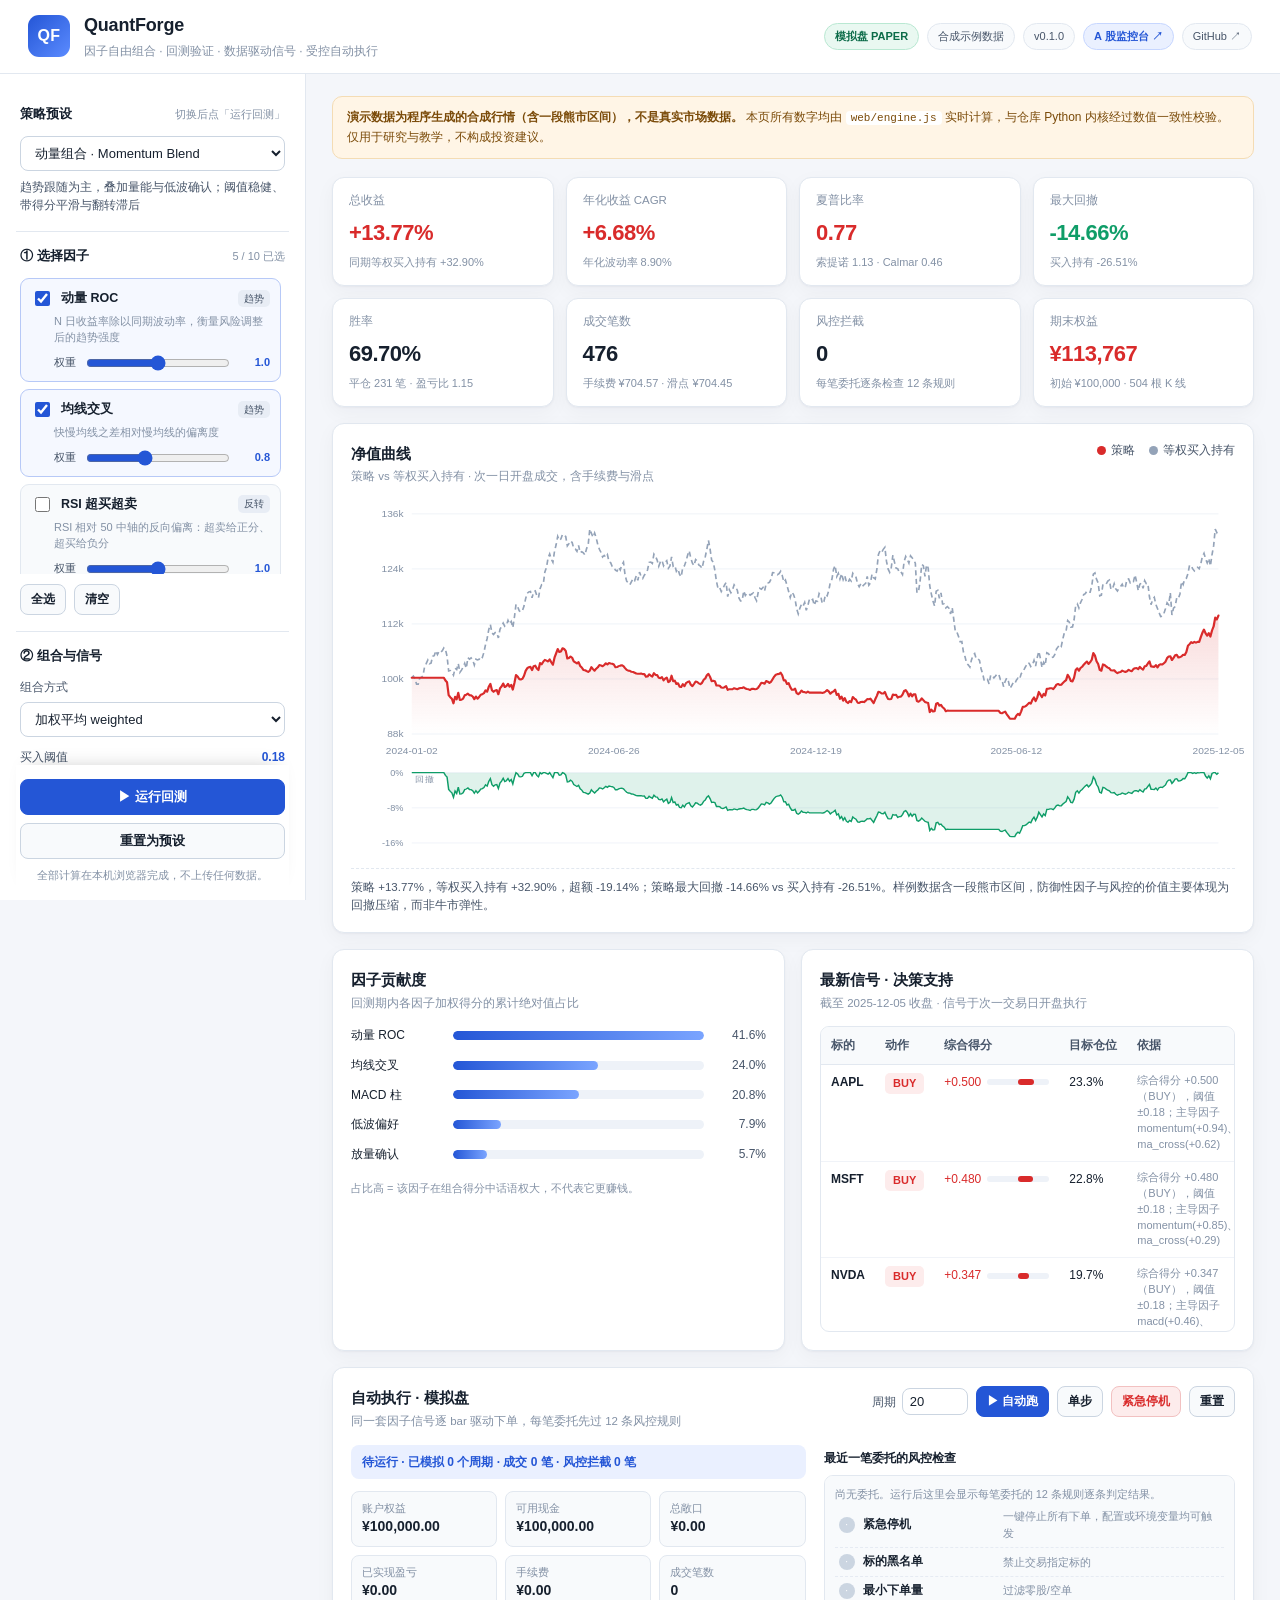
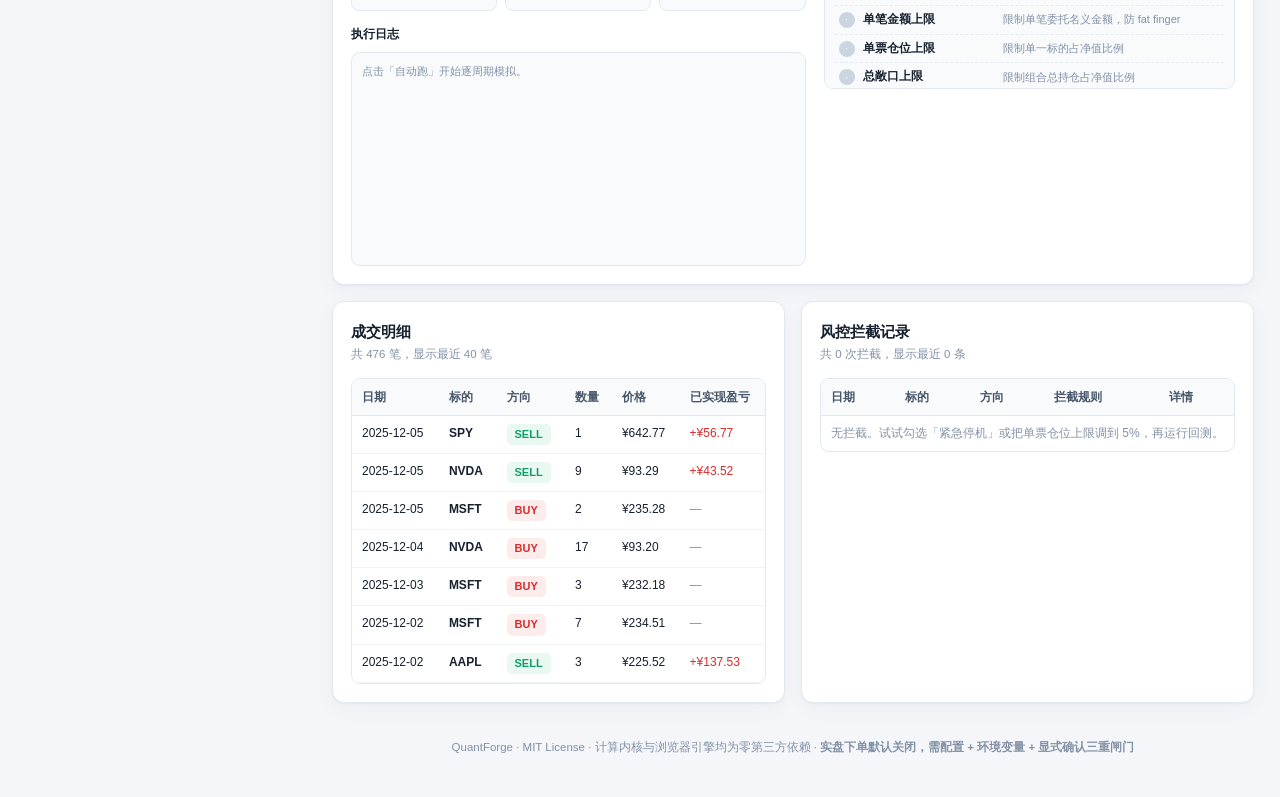
<file: web/index.html>
<!DOCTYPE html>
<html lang="zh-CN">
<head>
  <meta charset="UTF-8" />
  <meta name="viewport" content="width=device-width, initial-scale=1.0" />
  <title>QuantForge · 因子驱动量化决策台</title>
  <meta name="description" content="自由组合量化因子、回测、数据驱动信号与受风控约束的自动执行演示" />
  <link rel="stylesheet" href="styles.css" />
</head>
<body>
<div class="app">
  <header class="topbar">
    <div class="brand">
      <div class="logo">QF</div>
      <div>
        <h1>QuantForge</h1>
        <p>因子自由组合 · 回测验证 · 数据驱动信号 · 受控自动执行</p>
      </div>
    </div>
    <div class="badges">
      <span class="badge badge-mode">模拟盘 PAPER</span>
      <span class="badge">合成示例数据</span>
      <span class="badge">v0.1.0</span>
      <a class="badge badge-link badge-nav" data-keep-query href="ashare.html">A 股监控台 ↗</a>
      <a class="badge badge-link" href="https://github.com/qdhxman/quantforge" target="_blank" rel="noopener">GitHub ↗</a>
    </div>
  </header>

  <div class="layout">
    <aside class="sidebar" id="sidebar">
      <div class="panel">
        <div class="panel-title">策略预设 <span class="hint">切换后点「运行回测」</span></div>
        <select id="presetSelect" class="select">
          <option value="momentum">动量组合 · Momentum Blend</option>
          <option value="mean_reversion">均值回归 · Mean Reversion</option>
          <option value="breakout">激进突破 · Aggressive Breakout</option>
        </select>
        <p class="preset-desc" id="presetDesc"></p>
      </div>

      <div class="panel">
        <div class="panel-title">① 选择因子 <span class="hint" id="factorCount"></span></div>
        <div id="factorList" class="factor-list"></div>
        <div class="row gap">
          <button class="btn btn-ghost btn-sm" id="allFactors">全选</button>
          <button class="btn btn-ghost btn-sm" id="clearFactors">清空</button>
        </div>
      </div>

      <div class="panel">
        <div class="panel-title">② 组合与信号</div>
        <label class="field"><span>组合方式</span>
          <select id="combineMethod" class="select">
            <option value="weighted">加权平均 weighted</option>
            <option value="majority">多数投票 majority</option>
            <option value="min">最保守 min</option>
            <option value="max">最激进 max</option>
          </select>
        </label>
        <label class="field"><span>买入阈值 <b id="buyThresholdVal"></b></span>
          <input type="range" id="buyThreshold" min="0.02" max="0.60" step="0.01" /></label>
        <label class="field"><span>卖出阈值 <b id="sellThresholdVal"></b></span>
          <input type="range" id="sellThreshold" min="-0.60" max="-0.02" step="0.01" /></label>
        <label class="field"><span>得分平滑 EMA <b id="smoothingVal"></b></span>
          <input type="range" id="smoothing" min="0" max="0.9" step="0.05" /></label>
        <label class="field"><span>最短持仓 bar <b id="minHoldingVal"></b></span>
          <input type="range" id="minHolding" min="0" max="10" step="1" /></label>
      </div>

      <div class="panel">
        <div class="panel-title">③ 回测成本</div>
        <label class="field"><span>初始资金 ¥</span><input type="number" id="initialCash" step="10000" min="1000" class="input" /></label>
        <label class="field"><span>手续费 bps <b id="commissionBpsVal"></b></span>
          <input type="range" id="commissionBps" min="0" max="30" step="1" /></label>
        <label class="field"><span>滑点 bps <b id="slippageBpsVal"></b></span>
          <input type="range" id="slippageBps" min="0" max="30" step="1" /></label>
      </div>

      <div class="panel">
        <div class="panel-title">④ 风控硬闸 <span class="hint">下单前逐条检查</span></div>
        <label class="toggle"><input type="checkbox" id="killSwitch" /><span>紧急停机 KILL SWITCH</span></label>
        <div class="field"><span>标的黑名单</span><div id="blacklistBoxes" class="checkbox-row"></div></div>
        <label class="field"><span>单票仓位上限 <b id="maxPositionPctVal"></b></span>
          <input type="range" id="maxPositionPct" min="0.05" max="0.60" step="0.01" /></label>
        <label class="field"><span>单笔金额上限 ¥</span><input type="number" id="maxOrderNotional" step="1000" min="1000" class="input" /></label>
        <label class="field"><span>日内亏损熔断 <b id="maxDailyLossPctVal"></b></span>
          <input type="range" id="maxDailyLossPct" min="0.01" max="0.20" step="0.01" /></label>
        <label class="field"><span>回撤熔断 <b id="maxDrawdownPctVal"></b></span>
          <input type="range" id="maxDrawdownPct" min="0.05" max="0.50" step="0.01" /></label>
        <label class="field"><span>交易冷却 bar <b id="cooldownBarsVal"></b></span>
          <input type="range" id="cooldownBars" min="0" max="10" step="1" /></label>
      </div>

      <div class="panel sticky-actions">
        <button class="btn btn-primary" id="runBtn">▶ 运行回测</button>
        <button class="btn btn-ghost" id="resetBtn">重置为预设</button>
        <p class="tiny muted">全部计算在本机浏览器完成，不上传任何数据。</p>
      </div>
    </aside>

    <main class="main">
      <div class="notice">
        <strong>演示数据为程序生成的合成行情（含一段熊市区间），不是真实市场数据。</strong>
        本页所有数字均由 <code>web/engine.js</code> 实时计算，与仓库 Python 内核经过数值一致性校验。
        仅用于研究与教学，不构成投资建议。
      </div>

      <section class="kpi-grid" id="kpiGrid"></section>

      <section class="card">
        <div class="card-head">
          <div><h2>净值曲线</h2><p class="sub">策略 vs 等权买入持有 · 次一日开盘成交，含手续费与滑点</p></div>
          <div class="legend">
            <span><i class="dot dot-strategy"></i>策略</span>
            <span><i class="dot dot-bench"></i>等权买入持有</span>
          </div>
        </div>
        <div class="chart-wrap" id="equityWrap">
          <svg id="equityChart" viewBox="0 0 960 300" preserveAspectRatio="none" role="img" aria-label="净值曲线"></svg>
          <div class="chart-tooltip" id="chartTooltip"></div>
        </div>
        <div class="chart-wrap chart-wrap-sm">
          <svg id="drawdownChart" viewBox="0 0 960 110" preserveAspectRatio="none" role="img" aria-label="回撤曲线"></svg>
        </div>
        <p class="card-foot" id="tradeoffNote"></p>
      </section>

      <div class="two-col">
        <section class="card">
          <div class="card-head"><div><h2>因子贡献度</h2><p class="sub">回测期内各因子加权得分的累计绝对值占比</p></div></div>
          <div id="factorImpact" class="impact-list"></div>
        </section>

        <section class="card">
          <div class="card-head"><div><h2>最新信号 · 决策支持</h2><p class="sub" id="signalAsOf"></p></div></div>
          <div class="table-scroll"><table class="table">
            <thead><tr><th>标的</th><th>动作</th><th>综合得分</th><th>目标仓位</th><th>依据</th></tr></thead>
            <tbody id="signalTableBody"></tbody>
          </table></div>
        </section>
      </div>

      <section class="card">
        <div class="card-head">
          <div><h2>自动执行 · 模拟盘</h2><p class="sub">同一套因子信号逐 bar 驱动下单，每笔委托先过 12 条风控规则</p></div>
          <div class="row gap">
            <label class="inline-label">周期 <input type="number" id="paperSteps" value="20" min="1" max="200" class="input input-sm" /></label>
            <button class="btn btn-primary btn-sm" id="paperStartBtn">▶ 自动跑</button>
            <button class="btn btn-ghost btn-sm" id="paperStepBtn">单步</button>
            <button class="btn btn-danger btn-sm" id="paperHaltBtn">紧急停机</button>
            <button class="btn btn-ghost btn-sm" id="paperResetBtn">重置</button>
          </div>
        </div>
        <div class="paper-grid">
          <div>
            <div id="paperStatus" class="paper-status">待运行</div>
            <div id="paperAccount" class="account-grid"></div>
            <h3 class="mini-title">执行日志</h3>
            <div id="paperLog" class="log-box"><p class="muted tiny">点击「自动跑」开始逐周期模拟。</p></div>
          </div>
          <div>
            <h3 class="mini-title">最近一笔委托的风控检查</h3>
            <div id="lastChecks" class="checks-box"><p class="muted tiny">尚无委托。</p></div>
          </div>
        </div>
      </section>

      <div class="two-col">
        <section class="card">
          <div class="card-head"><div><h2>成交明细</h2><p class="sub" id="tradesCount"></p></div></div>
          <div class="table-scroll"><table class="table">
            <thead><tr><th>日期</th><th>标的</th><th>方向</th><th>数量</th><th>价格</th><th>已实现盈亏</th></tr></thead>
            <tbody id="tradesBody"></tbody>
          </table></div>
        </section>

        <section class="card">
          <div class="card-head"><div><h2>风控拦截记录</h2><p class="sub" id="blocksCount"></p></div></div>
          <div class="table-scroll"><table class="table">
            <thead><tr><th>日期</th><th>标的</th><th>方向</th><th>拦截规则</th><th>详情</th></tr></thead>
            <tbody id="blocksBody"></tbody>
          </table></div>
        </section>
      </div>

      <footer class="footer">
        QuantForge · MIT License · 计算内核与浏览器引擎均为零第三方依赖 ·
        <strong>实盘下单默认关闭，需配置 + 环境变量 + 显式确认三重闸门</strong>
      </footer>
    </main>
  </div>
</div>
<div id="toast" class="toast"></div>

<script src="data.js"></script>
<script src="presets.js"></script>
<script src="engine.js"></script>
<script src="app.js"></script>
<script>
/* Inherit the deploy share token so the A-share page stays reachable online. */
(function () {
  var q = window.location.search;
  if (!q) return;
  var links = document.querySelectorAll("a[data-keep-query]");
  for (var i = 0; i < links.length; i++) {
    var a = links[i], h = a.getAttribute("href") || "";
    if (h.indexOf("?") === -1 && h.indexOf("#") === -1) a.setAttribute("href", h + q);
  }
})();
</script>
</body>
</html>
</file>
<file: web/styles.css>
:root {
  --bg: #f4f6fa;
  --surface: #ffffff;
  --surface-2: #f8fafc;
  --border: #e2e8f0;
  --border-strong: #cbd5e1;
  --text: #16202e;
  --text-2: #475569;
  --muted: #8391a5;
  --primary: #2456d6;
  --primary-soft: #eaf0ff;
  --up: #d92b2b;      /* 中国市场惯例：涨红 */
  --down: #0f9d68;    /* 跌绿 */
  --up-soft: #fdecec;
  --down-soft: #e9f8f1;
  --warn: #c26a09;
  --warn-soft: #fff5e6;
  --shadow: 0 1px 2px rgba(16, 32, 56, .04), 0 6px 20px rgba(16, 32, 56, .04);
  --radius: 12px;
}

* { box-sizing: border-box; }
html, body { margin: 0; padding: 0; }
body {
  background: var(--bg); color: var(--text);
  font-family: -apple-system, BlinkMacSystemFont, "Segoe UI", "PingFang SC", "Microsoft YaHei", "Hiragino Sans GB", sans-serif;
  font-size: 14px; line-height: 1.55; -webkit-font-smoothing: antialiased;
}
h1, h2, h3, p { margin: 0; }
a { color: var(--primary); }

.app { min-height: 100vh; }
.topbar {
  height: 74px; background: var(--surface); border-bottom: 1px solid var(--border);
  display: flex; align-items: center; justify-content: space-between; gap: 20px;
  padding: 0 28px; position: sticky; top: 0; z-index: 30;
}
.brand { display: flex; align-items: center; gap: 14px; }
.logo {
  width: 42px; height: 42px; border-radius: 11px; flex: none;
  background: linear-gradient(135deg, #2456d6, #5b8bff); color: #fff;
  display: grid; place-items: center; font-weight: 800; font-size: 16px; letter-spacing: .5px;
}
.brand h1 { font-size: 18px; font-weight: 700; letter-spacing: -.2px; }
.brand p { font-size: 12px; color: var(--muted); margin-top: 2px; }
.badges { display: flex; align-items: center; gap: 8px; flex-wrap: wrap; }
.badge {
  font-size: 11px; padding: 4px 10px; border-radius: 999px; color: var(--text-2);
  background: var(--surface-2); border: 1px solid var(--border); white-space: nowrap;
}
.badge-mode { color: #0b6b48; background: var(--down-soft); border-color: #b9e8d2; font-weight: 600; }
.badge-link { text-decoration: none; }
.badge-nav { color: #2456d6; background: #eaf0ff; border-color: #c6d6ff; font-weight: 700; }
.badge-nav:hover { background: #dbe6ff; }

.layout { display: grid; grid-template-columns: 306px minmax(0, 1fr); align-items: start; }
.sidebar {
  position: sticky; top: 74px; height: calc(100vh - 74px); overflow-y: auto;
  background: var(--surface); border-right: 1px solid var(--border); padding: 16px;
}
.sidebar::-webkit-scrollbar { width: 8px; }
.sidebar::-webkit-scrollbar-thumb { background: #d7dfea; border-radius: 8px; }
.panel { padding: 14px 4px 16px; border-bottom: 1px solid var(--border); }
.panel:last-child { border-bottom: none; }
.panel-title { font-size: 13px; font-weight: 700; margin-bottom: 12px; display: flex; justify-content: space-between; align-items: baseline; gap: 8px; }
.hint { font-size: 11px; font-weight: 400; color: var(--muted); }
.preset-desc { font-size: 11.5px; color: var(--text-2); margin-top: 8px; min-height: 32px; }

.select, .input {
  width: 100%; padding: 8px 10px; border: 1px solid var(--border-strong); border-radius: 8px;
  background: var(--surface); color: var(--text); font-size: 13px; font-family: inherit; outline: none;
}
.select:focus, .input:focus { border-color: var(--primary); box-shadow: 0 0 0 3px var(--primary-soft); }
.input-sm { width: 66px; padding: 5px 7px; display: inline-block; }
.field { display: block; margin-bottom: 11px; font-size: 12px; color: var(--text-2); }
.field > span { display: flex; justify-content: space-between; margin-bottom: 5px; }
.field b { color: var(--primary); font-variant-numeric: tabular-nums; font-weight: 600; }
.field input[type="range"] { width: 100%; accent-color: var(--primary); height: 18px; margin: 0; cursor: pointer; }
.row { display: flex; align-items: center; }
.gap { gap: 8px; flex-wrap: wrap; }

.btn {
  border: 1px solid var(--border-strong); background: var(--surface); color: var(--text);
  padding: 8px 14px; border-radius: 8px; font-size: 13px; font-family: inherit;
  cursor: pointer; font-weight: 600; transition: .15s ease;
}
.btn:hover { border-color: var(--primary); color: var(--primary); }
.btn:active { transform: translateY(1px); }
.btn-primary { background: var(--primary); border-color: var(--primary); color: #fff; }
.btn-primary:hover { background: #1c48ba; color: #fff; }
.btn-ghost { background: var(--surface-2); }
.btn-danger { background: var(--up-soft); border-color: #f2c1c1; color: var(--up); }
.btn-danger:hover { background: #fbdada; border-color: var(--up); color: var(--up); }
.btn-danger.active { background: var(--up); color: #fff; }
.btn-sm { padding: 6px 10px; font-size: 12px; }
.sticky-actions { position: sticky; bottom: -16px; background: var(--surface); padding: 14px 4px 16px; box-shadow: 0 -10px 18px -14px rgba(0,0,0,.25); }
.sticky-actions .btn-primary { width: 100%; margin-bottom: 8px; }
.sticky-actions .btn-ghost { width: 100%; }
.tiny { font-size: 11px; }
.muted { color: var(--muted); }
.sticky-actions .tiny { margin-top: 8px; text-align: center; }

.factor-list { max-height: 296px; overflow-y: auto; margin-bottom: 10px; padding-right: 4px; }
.factor-list::-webkit-scrollbar { width: 6px; }
.factor-list::-webkit-scrollbar-thumb { background: #d7dfea; border-radius: 6px; }
.factor-item { border: 1px solid var(--border); border-radius: 9px; padding: 9px 10px; margin-bottom: 7px; background: var(--surface-2); }
.factor-item.on { border-color: #b7c9f7; background: #f5f8ff; }
.factor-top { display: flex; align-items: center; gap: 8px; cursor: pointer; }
.factor-top input { accent-color: var(--primary); width: 15px; height: 15px; flex: none; }
.factor-name { font-size: 12.5px; font-weight: 600; flex: 1; }
.tag { font-size: 10px; padding: 1px 6px; border-radius: 5px; background: #e8edf5; color: var(--text-2); }
.factor-desc { font-size: 11px; color: var(--muted); margin: 5px 0 0 23px; line-height: 1.45; }
.factor-weight { display: flex; align-items: center; gap: 8px; margin: 8px 0 0 23px; font-size: 11px; color: var(--text-2); }
.factor-weight input { flex: 1; accent-color: var(--primary); height: 14px; }
.factor-weight b { width: 30px; text-align: right; color: var(--primary); font-variant-numeric: tabular-nums; }
.checkbox-row { display: flex; flex-wrap: wrap; gap: 8px 14px; margin-top: 6px; }
.checkbox-row label { font-size: 12px; display: flex; align-items: center; gap: 4px; cursor: pointer; }
.checkbox-row input { accent-color: var(--up); }
.toggle { display: flex; align-items: center; gap: 8px; font-size: 12.5px; font-weight: 600; color: var(--up); margin-bottom: 12px; cursor: pointer; }
.toggle input { accent-color: var(--up); width: 16px; height: 16px; }
.inline-label { font-size: 12px; color: var(--text-2); display: flex; align-items: center; gap: 6px; }

.main { padding: 22px 26px 40px; min-width: 0; }
.notice {
  background: var(--warn-soft); border: 1px solid #f4dcb4; color: #7a4a08;
  padding: 11px 14px; border-radius: 10px; font-size: 12px; line-height: 1.6; margin-bottom: 18px;
}
.notice code { background: #fff; padding: 1px 5px; border-radius: 4px; font-size: 11px; }

.kpi-grid { display: grid; grid-template-columns: repeat(4, minmax(0, 1fr)); gap: 12px; margin-bottom: 16px; }
.kpi {
  background: var(--surface); border: 1px solid var(--border); border-radius: var(--radius);
  padding: 14px 16px; box-shadow: var(--shadow);
}
.kpi-label { font-size: 11.5px; color: var(--muted); margin-bottom: 6px; }
.kpi-value { font-size: 22px; font-weight: 700; letter-spacing: -.5px; font-variant-numeric: tabular-nums; }
.kpi-sub { font-size: 11px; color: var(--muted); margin-top: 4px; }
.up { color: var(--up); } .down { color: var(--down); } .neutral { color: var(--text); }

.card {
  background: var(--surface); border: 1px solid var(--border); border-radius: var(--radius);
  box-shadow: var(--shadow); padding: 18px; margin-bottom: 16px;
}
.card-head { display: flex; justify-content: space-between; align-items: flex-start; gap: 16px; margin-bottom: 14px; flex-wrap: wrap; }
.card-head h2 { font-size: 15px; font-weight: 700; }
.sub { font-size: 11.5px; color: var(--muted); margin-top: 3px; }
.card-foot { font-size: 11.5px; color: var(--text-2); margin-top: 10px; padding-top: 10px; border-top: 1px dashed var(--border); }
.legend { display: flex; gap: 14px; font-size: 11.5px; color: var(--text-2); }
.legend span { display: flex; align-items: center; gap: 5px; }
.dot { width: 9px; height: 9px; border-radius: 50%; display: inline-block; }
.dot-strategy { background: var(--up); } .dot-bench { background: #94a3b8; }
.two-col { display: grid; grid-template-columns: minmax(0, 1fr) minmax(0, 1fr); gap: 16px; }
.chart-wrap { position: relative; width: 100%; height: 260px; }
.chart-wrap-sm { height: 92px; margin-top: 6px; }
.chart-wrap svg { width: 100%; height: 100%; display: block; overflow: visible; }
.chart-tooltip {
  position: absolute; pointer-events: none; opacity: 0; transition: opacity .1s;
  background: rgba(22, 32, 46, .94); color: #fff; padding: 8px 10px; border-radius: 7px;
  font-size: 11.5px; line-height: 1.6; white-space: nowrap; z-index: 5; transform: translate(-50%, -110%);
}
.chart-tooltip b { font-variant-numeric: tabular-nums; }

.impact-list { display: flex; flex-direction: column; gap: 11px; }
.impact-row { display: grid; grid-template-columns: 92px 1fr 52px; align-items: center; gap: 10px; font-size: 12px; }
.impact-bar { height: 9px; background: #eef2f8; border-radius: 5px; overflow: hidden; }
.impact-fill { height: 100%; border-radius: 5px; background: linear-gradient(90deg, #2456d6, #7aa4ff); }
.impact-pct { text-align: right; color: var(--text-2); font-variant-numeric: tabular-nums; }

.table-scroll { max-height: 306px; overflow: auto; border: 1px solid var(--border); border-radius: 9px; }
.table { width: 100%; border-collapse: collapse; font-size: 12px; }
.table th { position: sticky; top: 0; background: var(--surface-2); text-align: left; font-weight: 600; color: var(--text-2); padding: 9px 10px; border-bottom: 1px solid var(--border); white-space: nowrap; z-index: 1; }
.table td { padding: 8px 10px; border-bottom: 1px solid #f0f3f8; vertical-align: top; }
.table tr:last-child td { border-bottom: none; }
.table tbody tr:hover { background: #fafcff; }
.num { font-variant-numeric: tabular-nums; }
.pill { display: inline-block; padding: 2px 8px; border-radius: 5px; font-size: 11px; font-weight: 700; }
.pill-buy { background: var(--up-soft); color: var(--up); }
.pill-sell { background: var(--down-soft); color: var(--down); }
.pill-hold { background: #eef2f8; color: var(--text-2); }
.pill-block { background: var(--warn-soft); color: var(--warn); }
.score-bar { display: inline-flex; align-items: center; gap: 6px; }
.score-track { width: 62px; height: 6px; background: #eef2f8; border-radius: 4px; position: relative; overflow: hidden; }
.score-track i { position: absolute; top: 0; bottom: 0; border-radius: 4px; }
.reason { color: var(--muted); font-size: 11px; line-height: 1.45; max-width: 280px; }

.paper-grid { display: grid; grid-template-columns: minmax(0, 1.05fr) minmax(0, .95fr); gap: 18px; }
.paper-status { font-size: 12px; font-weight: 600; color: var(--primary); background: var(--primary-soft); border-radius: 8px; padding: 8px 11px; margin-bottom: 12px; }
.paper-status.halted { background: var(--up-soft); color: var(--up); }
.account-grid { display: grid; grid-template-columns: repeat(3, 1fr); gap: 8px; margin-bottom: 14px; }
.account-cell { background: var(--surface-2); border: 1px solid var(--border); border-radius: 8px; padding: 8px 10px; }
.account-cell span { display: block; font-size: 10.5px; color: var(--muted); }
.account-cell b { font-size: 14px; font-variant-numeric: tabular-nums; }
.mini-title { font-size: 12px; font-weight: 700; margin: 4px 0 8px; }
.log-box, .checks-box { border: 1px solid var(--border); border-radius: 9px; background: var(--surface-2); padding: 10px; height: 214px; overflow-y: auto; font-size: 11.5px; }
.log-line { padding: 4px 6px; border-bottom: 1px dashed #e6ebf3; display: flex; gap: 8px; }
.log-line:last-child { border-bottom: none; }
.log-line .date { color: var(--muted); font-variant-numeric: tabular-nums; flex: none; }
.log-line.order .text { color: var(--up); }
.log-line.block .text { color: var(--warn); }
.log-line.info .text { color: var(--text-2); }
.check-row { display: flex; align-items: center; gap: 8px; padding: 5px 4px; border-bottom: 1px dashed #e6ebf3; }
.check-row:last-child { border-bottom: none; }
.check-mark { width: 16px; height: 16px; border-radius: 50%; display: grid; place-items: center; font-size: 10px; color: #fff; flex: none; }
.check-mark.ok { background: var(--down); } .check-mark.no { background: var(--up); }
.check-name { font-weight: 600; min-width: 132px; }
.check-detail { color: var(--muted); font-size: 11px; }

.footer { font-size: 11.5px; color: var(--muted); text-align: center; padding: 18px 0 0; line-height: 1.8; }
.toast {
  position: fixed; bottom: 26px; left: 50%; transform: translateX(-50%) translateY(20px);
  background: #16202e; color: #fff; padding: 10px 18px; border-radius: 9px; font-size: 12.5px;
  opacity: 0; pointer-events: none; transition: .25s; z-index: 100;
}
.toast.show { opacity: 1; transform: translateX(-50%) translateY(0); }

@media (max-width: 1180px) {
  .kpi-grid { grid-template-columns: repeat(2, minmax(0, 1fr)); }
  .two-col, .paper-grid { grid-template-columns: 1fr; }
}
@media (max-width: 820px) {
  .layout { grid-template-columns: 1fr; }
  .sidebar { position: static; height: auto; border-right: none; border-bottom: 1px solid var(--border); }
  .topbar { padding: 0 16px; height: auto; min-height: 66px; flex-wrap: wrap; }
  .main { padding: 16px; }
  .factor-list { max-height: none; }
}
</file>
